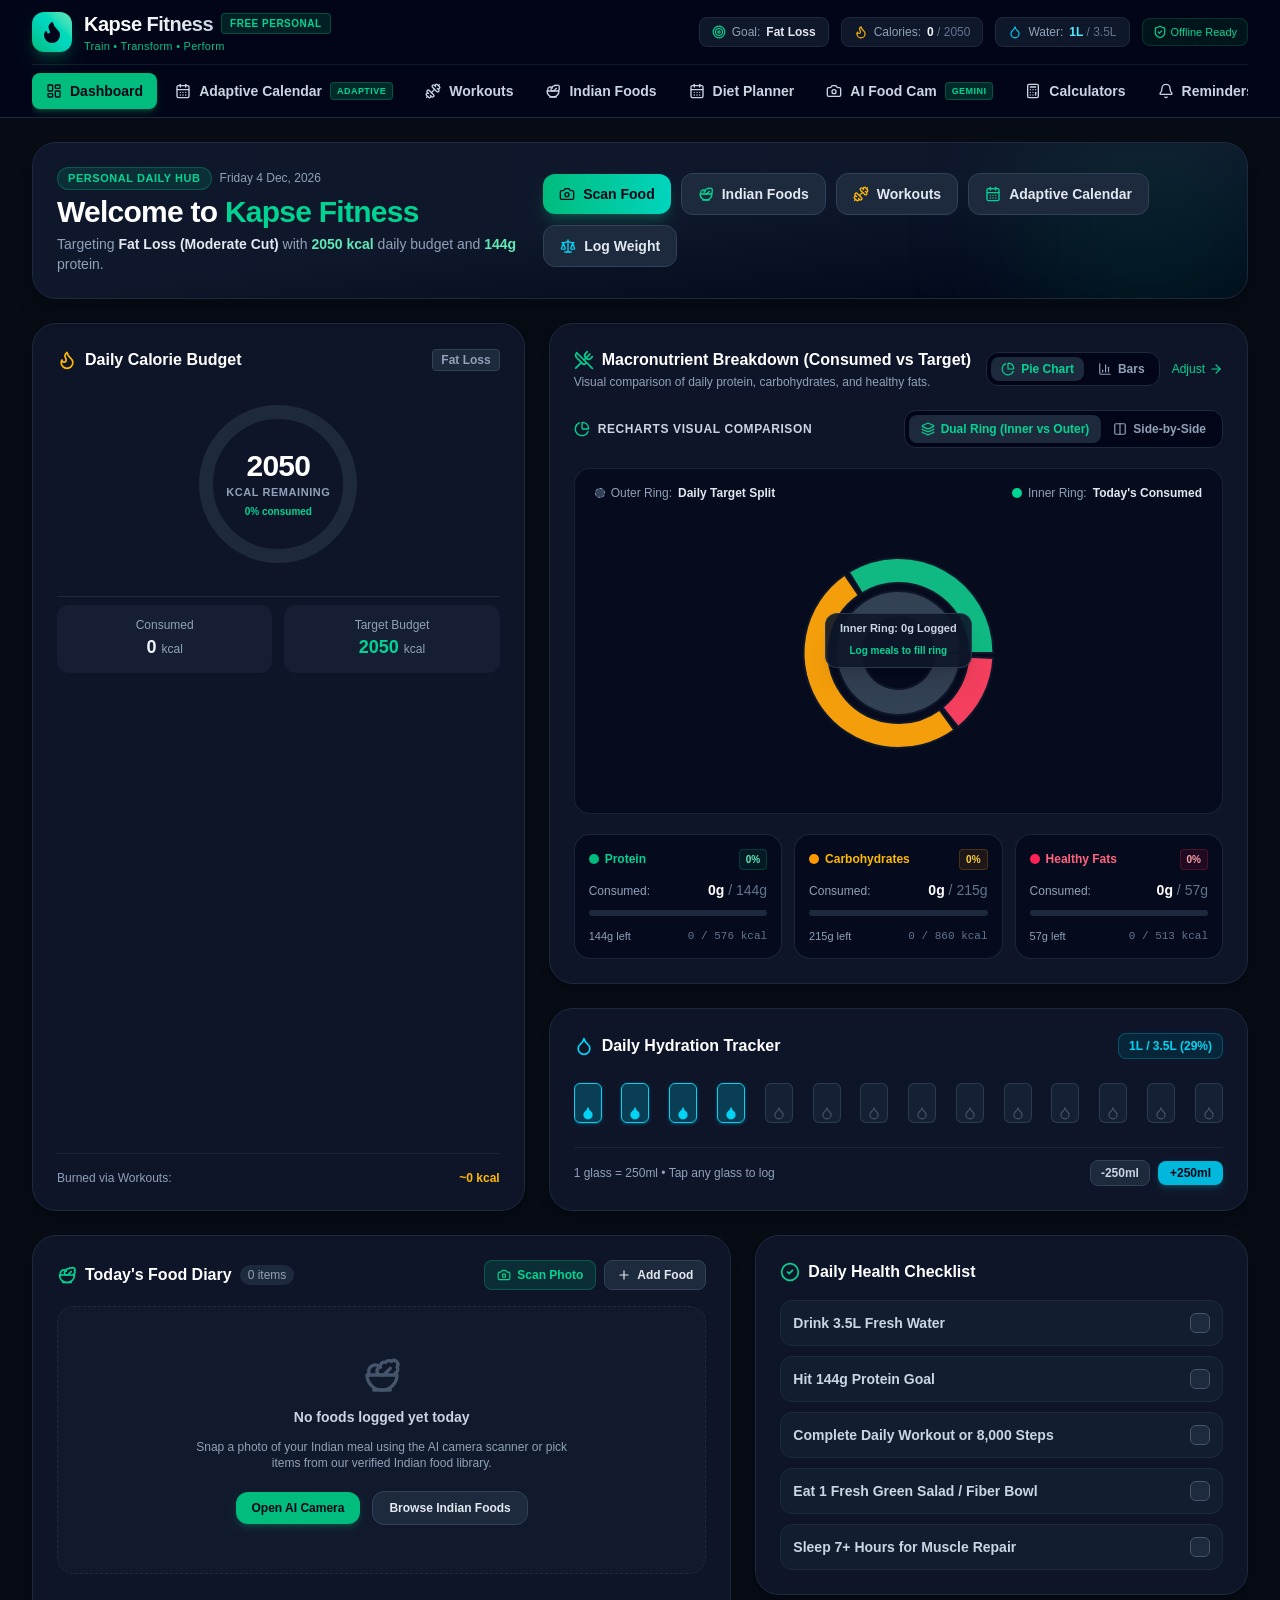
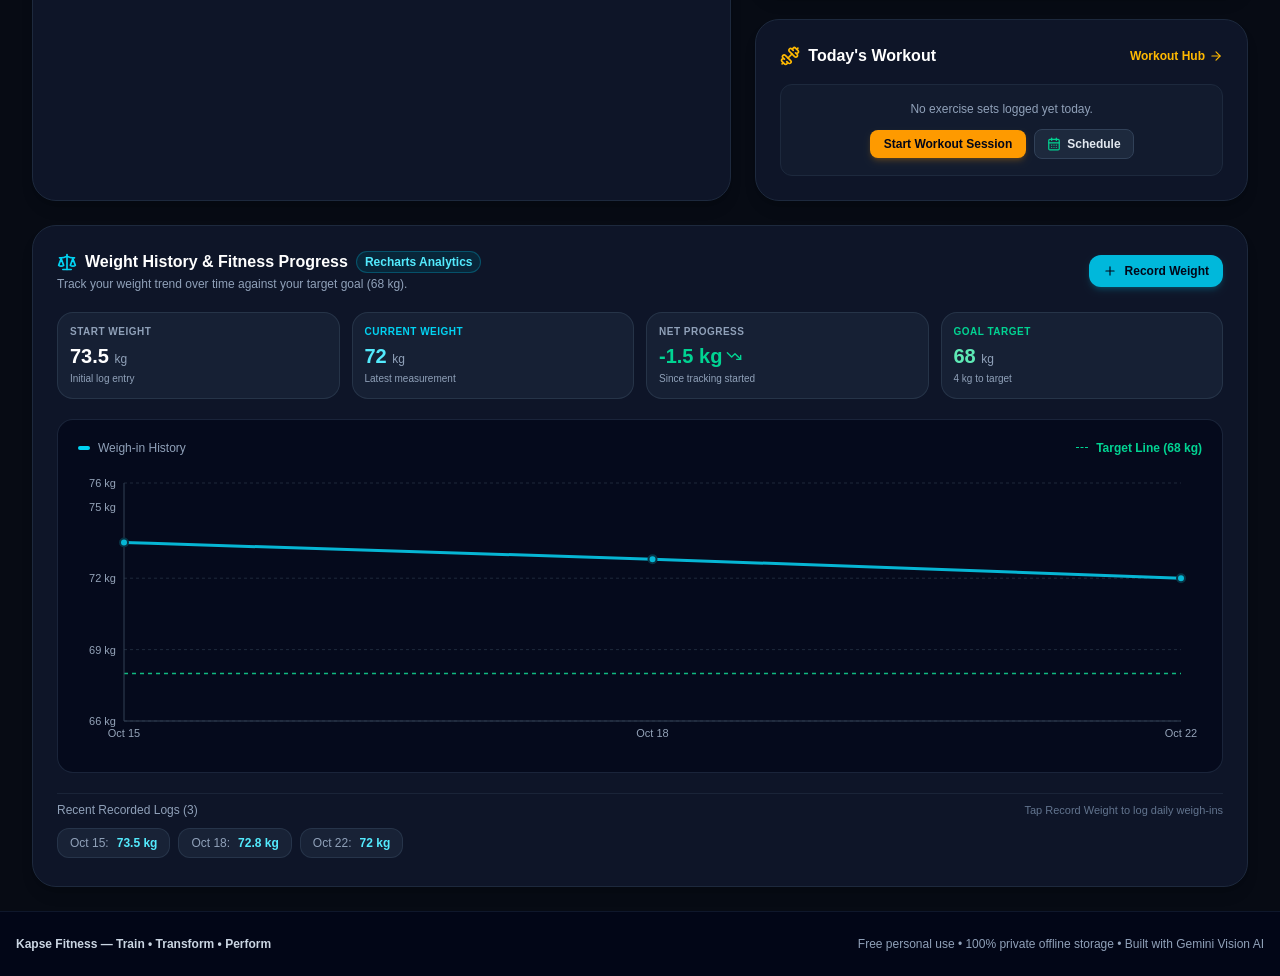
<file: android/assets/index.html>
<!doctype html>
<html lang="en">
  <head>
    <meta charset="UTF-8" />
    <meta name="viewport" content="width=device-width, initial-scale=1.0" />
    <title>Kapse Fitness — Train • Transform • Perform</title>
    <meta name="description" content="Complete free personal fitness trainer, Indian nutrition database, AI camera food scanner, goal calculators, home & gym workout tracker, and daily habit reminders." />
    <meta property="og:title" content="Kapse Fitness — Train • Transform • Perform" />
    <meta property="og:description" content="Complete free personal fitness trainer, Indian nutrition database, AI camera food scanner, goal calculators, home & gym workout tracker, and daily habit reminders." />
    <meta property="og:type" content="website" />
    <meta name="twitter:card" content="summary_large_image" />
    <meta name="theme-color" content="#0f172a" />
    <link rel="preconnect" href="https://fonts.googleapis.com">
    <link rel="preconnect" href="https://fonts.gstatic.com" crossorigin>
    <link href="https://fonts.googleapis.com/css2?family=Plus+Jakarta+Sans:wght@300;400;500;600;700;800&family=JetBrains+Mono:wght@400;600;700&display=swap" rel="stylesheet">
    <script type="module" crossorigin src="./assets/index-BPB0qBFd.js"></script>
    <link rel="stylesheet" crossorigin href="./assets/index-CIlx6Cli.css">
  </head>
  <body>
    <div id="root"></div>
  </body>
</html>
</file>
